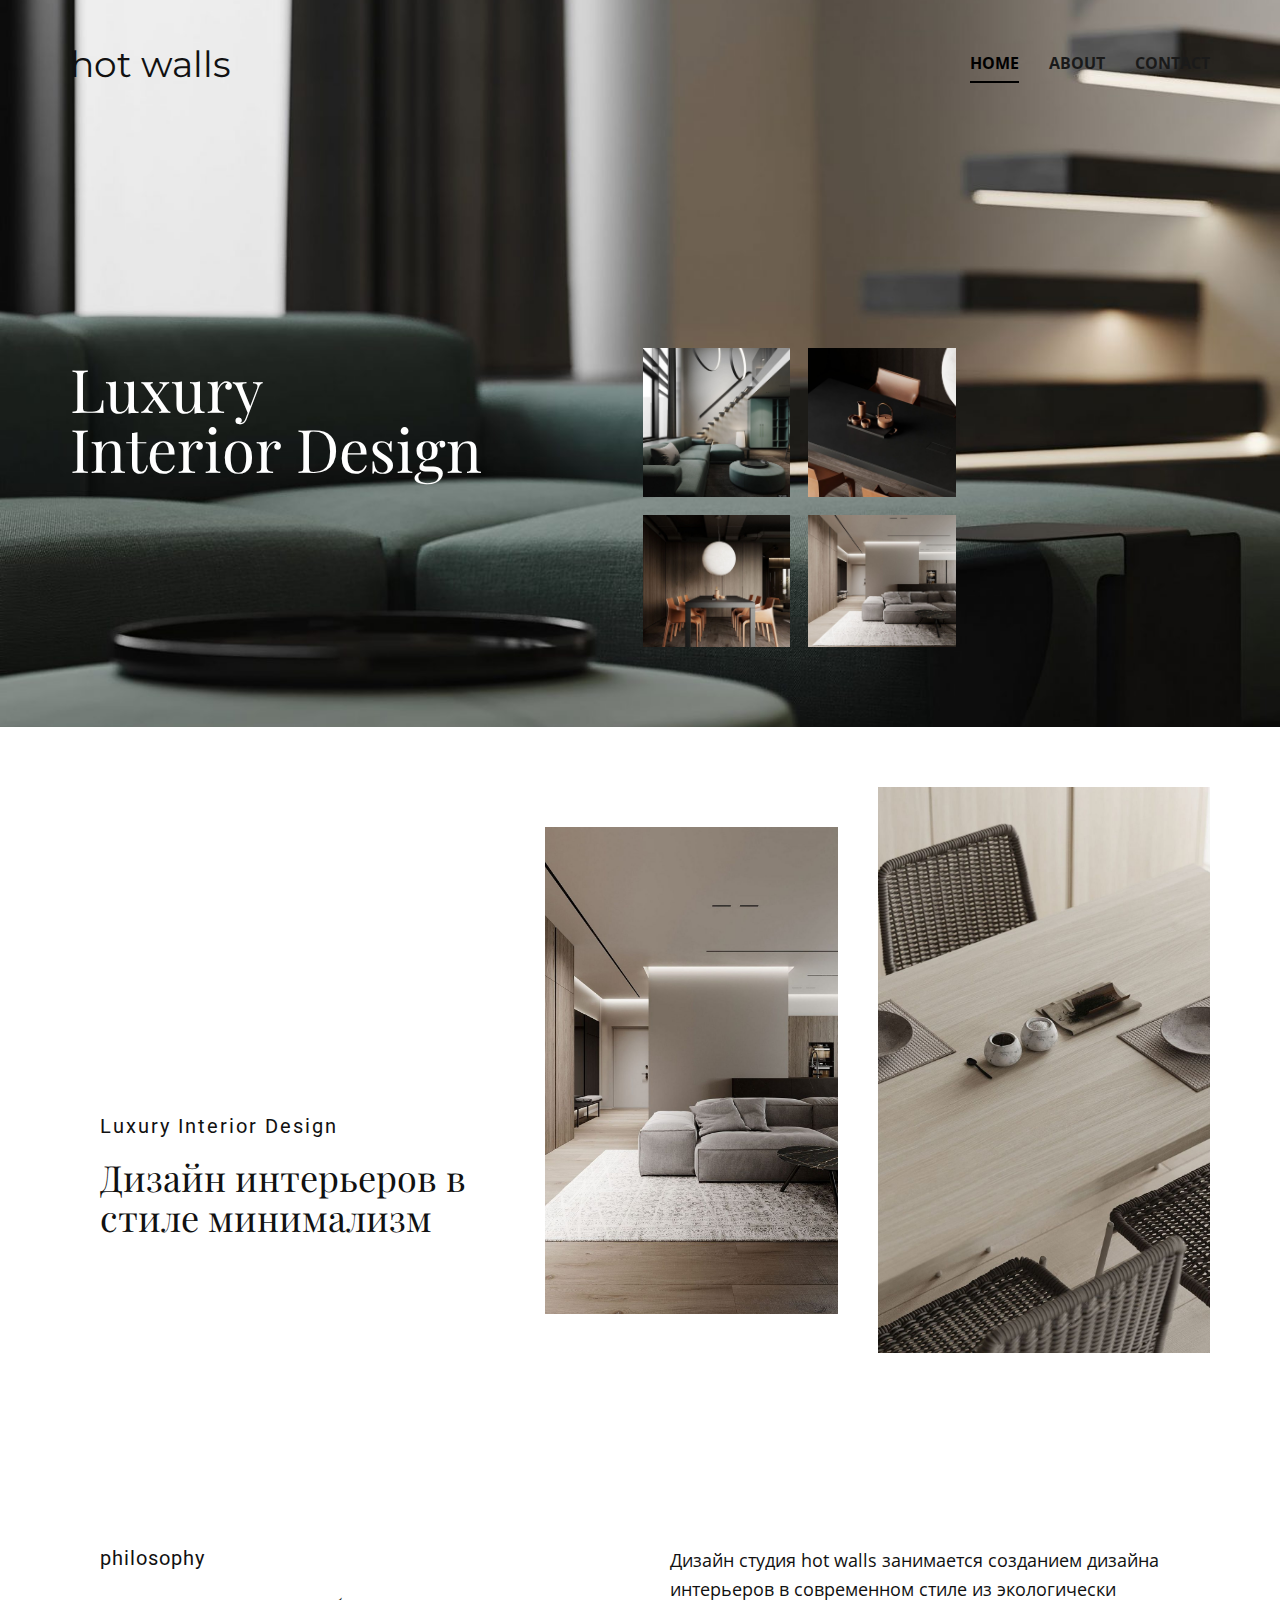
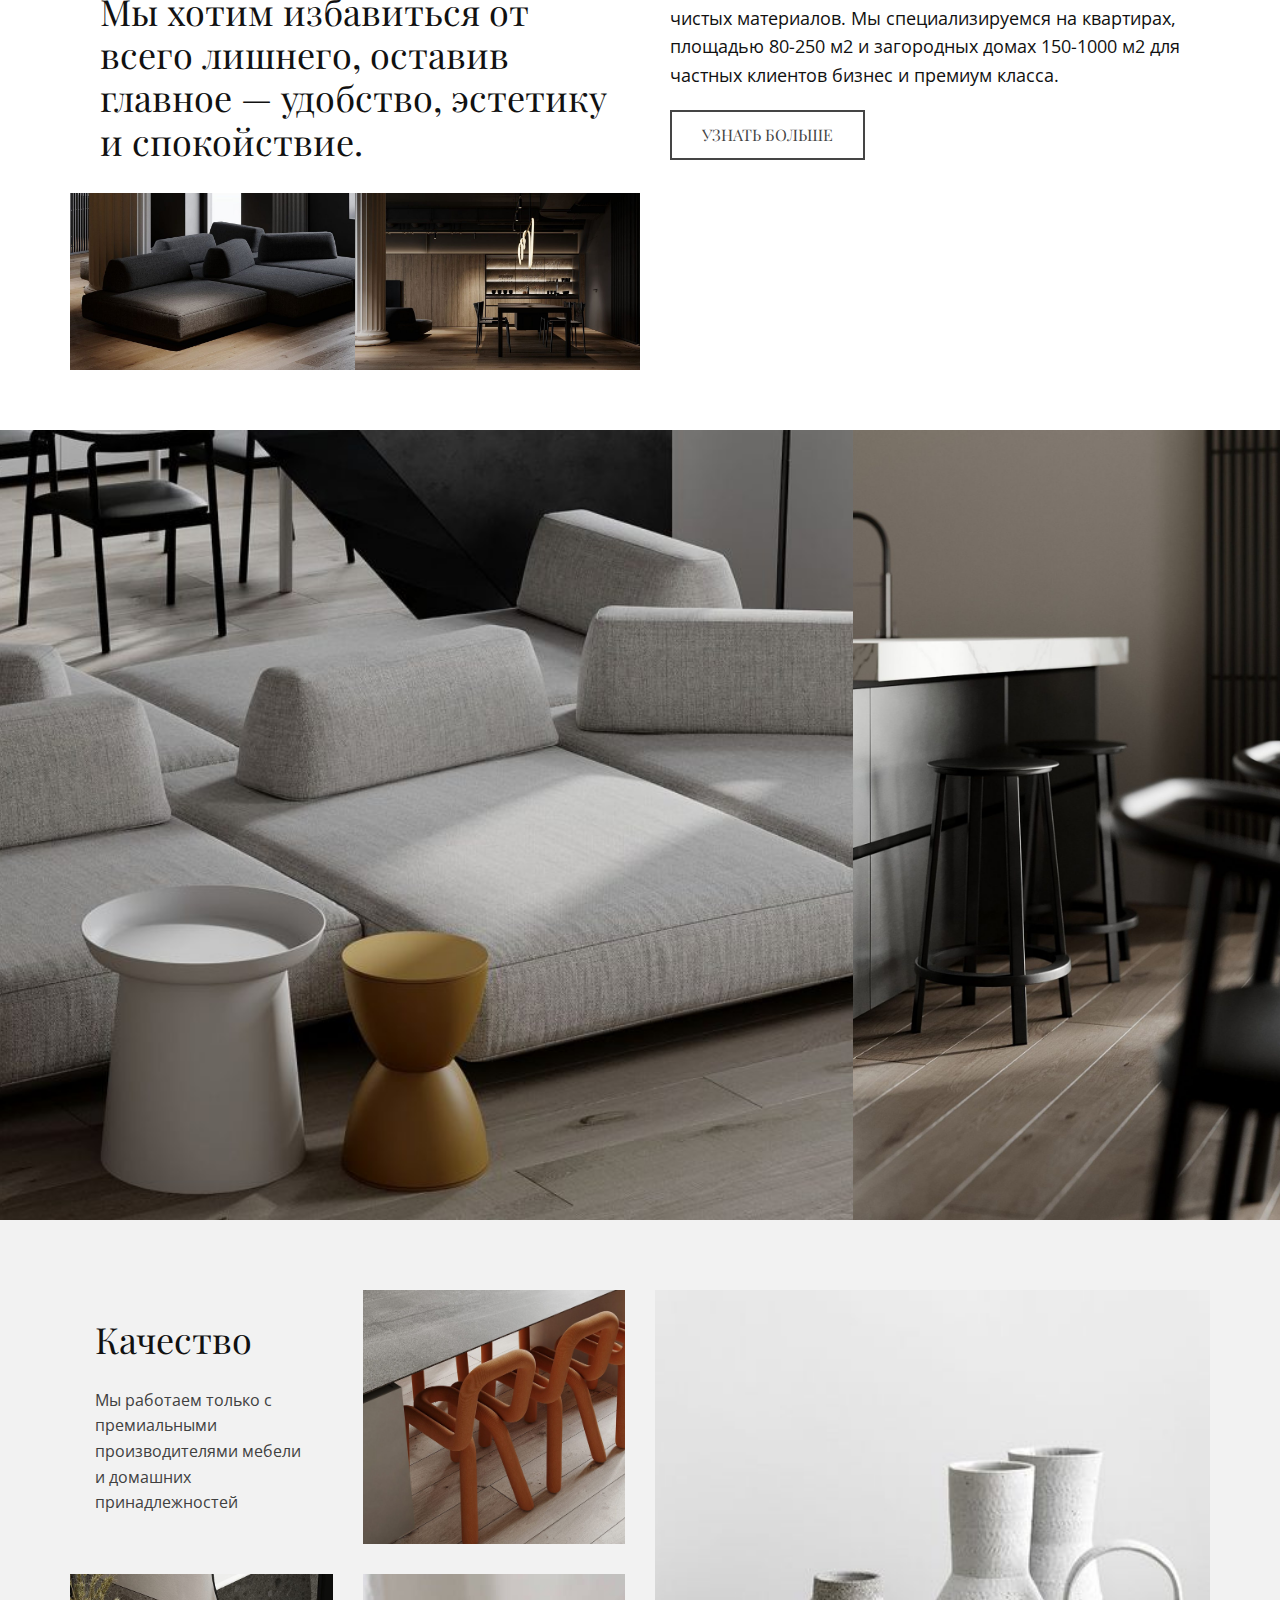
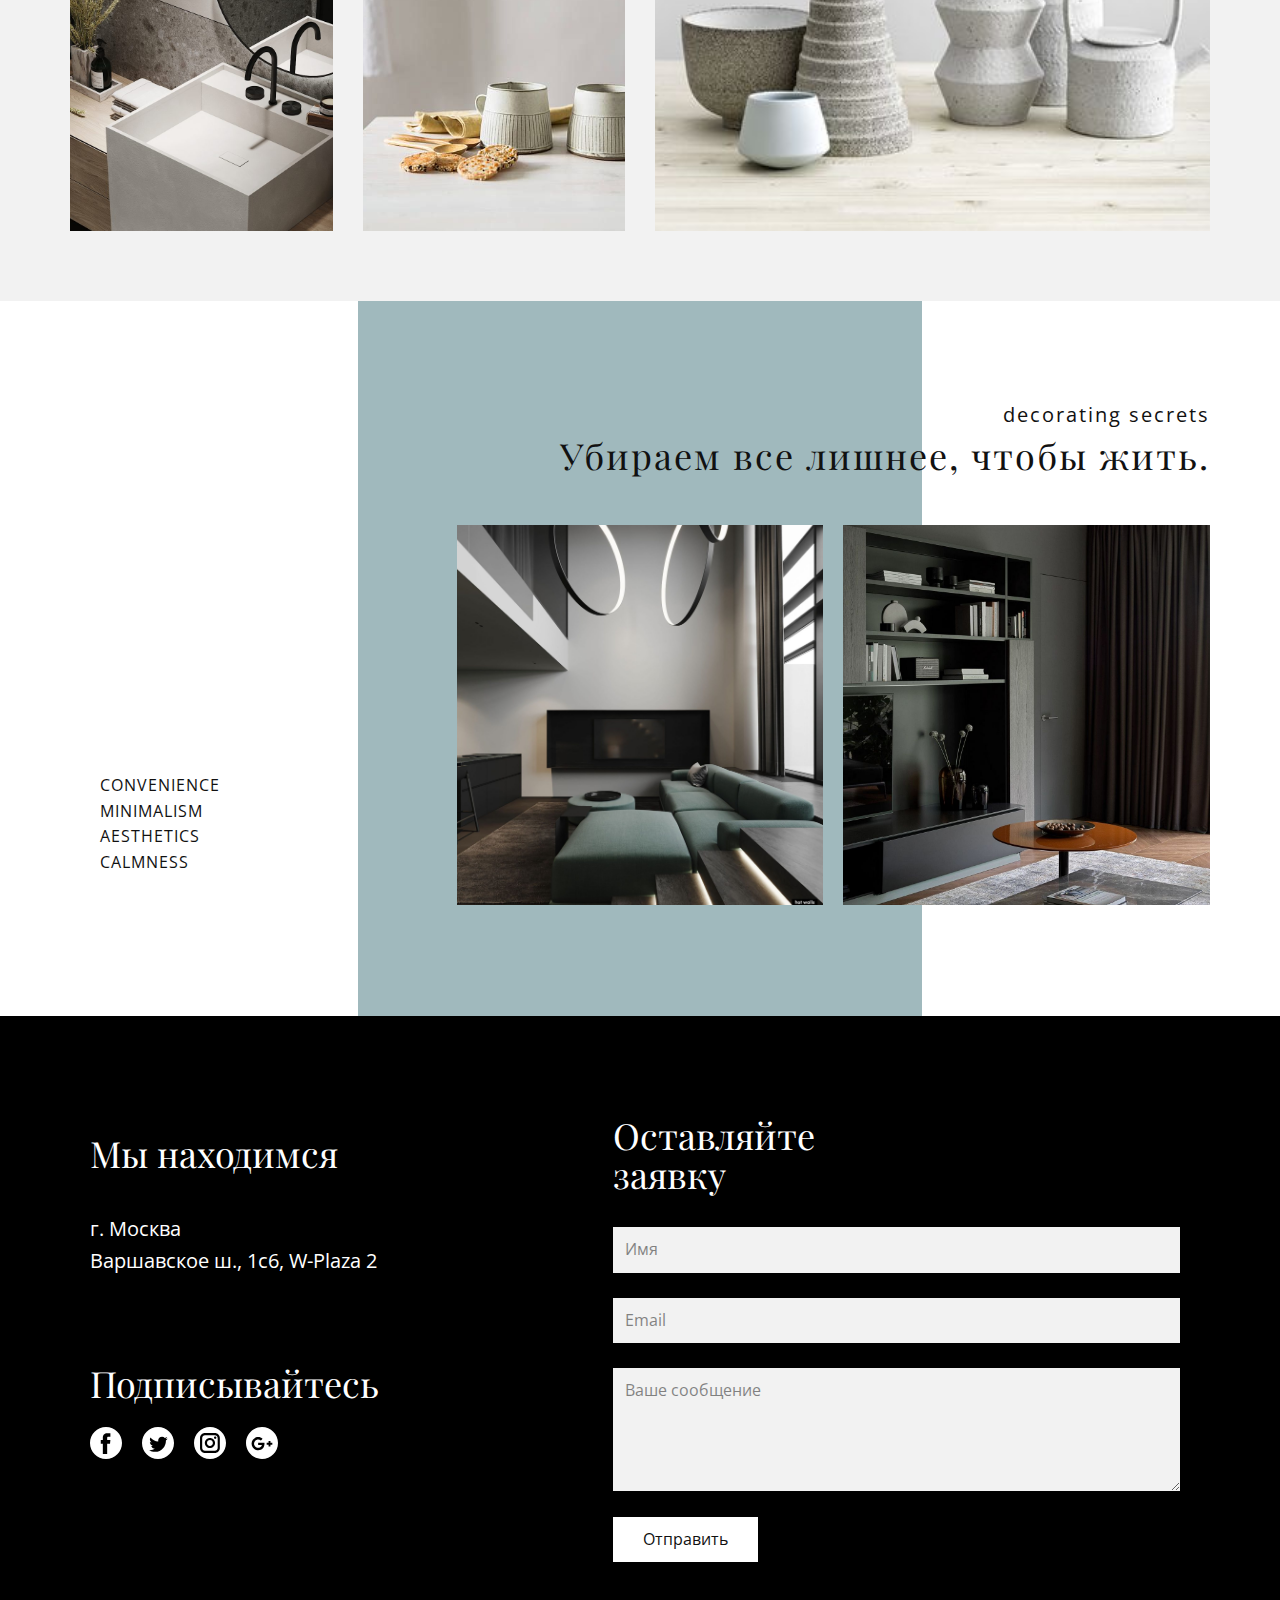
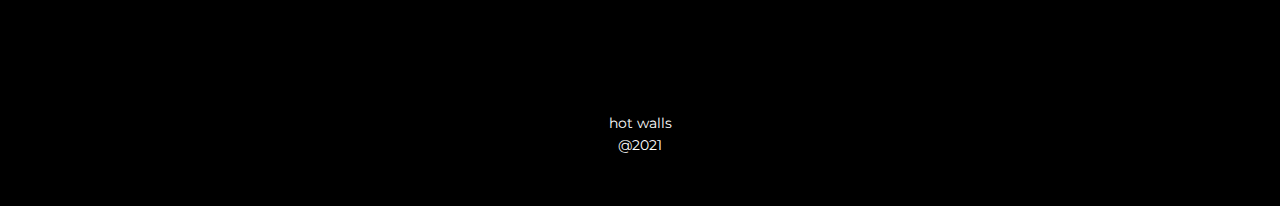
<file: index.html>
<!DOCTYPE html>
<html style="font-size: 16px;">
  <head>
    <meta name="viewport" content="width=device-width, initial-scale=1.0">
    <meta charset="utf-8">
    <meta name="keywords" content="What are minimalist design, About harness multimedia based collaboration, Interior Art, Location, Follow us, Contact form">
    <meta name="description" content="">
    <meta name="page_type" content="np-template-header-footer-from-plugin">
    <title>hot walls</title>
    <link rel="stylesheet" href="nicepage.css" media="screen">
<link rel="stylesheet" href="Главная.css" media="screen">
    <script class="u-script" type="text/javascript" src="jquery.js" defer=""></script>
    <script class="u-script" type="text/javascript" src="nicepage.js" defer=""></script>
    <meta name="generator" content="Nicepage 3.6.1, nicepage.com">
    <link id="u-theme-google-font" rel="stylesheet" href="https://fonts.googleapis.com/css?family=Roboto:100,100i,300,300i,400,400i,500,500i,700,700i,900,900i|Open+Sans:300,300i,400,400i,600,600i,700,700i,800,800i">
    <link id="u-page-google-font" rel="stylesheet" href="https://fonts.googleapis.com/css?family=Playfair+Display:400,400i,700,700i,900,900i|Montserrat:100,100i,200,200i,300,300i,400,400i,500,500i,600,600i,700,700i,800,800i,900,900i">
    
    
    
    
    
    
    
    
    <script type="application/ld+json">{
		"@context": "http://schema.org",
		"@type": "Organization",
		"name": "",
		"url": "index.html"
}</script>
    <meta property="og:title" content="Главная">
    <meta property="og:type" content="website">
    <meta name="theme-color" content="#478ac9">
    <link rel="canonical" href="index.html">
    <meta property="og:url" content="index.html">
  </head>
  <body class="u-body u-overlap"><header class="u-clearfix u-header u-header" id="sec-6304"><div class="u-clearfix u-sheet u-sheet-1">
        <nav class="u-menu u-menu-dropdown u-offcanvas u-menu-1">
          <div class="menu-collapse" style="font-size: 1rem; letter-spacing: 0px; font-weight: 700; text-transform: uppercase;">
            <a class="u-button-style u-custom-active-border-color u-custom-border u-custom-border-color u-custom-borders u-custom-hover-border-color u-custom-left-right-menu-spacing u-custom-padding-bottom u-custom-text-active-color u-custom-text-color u-custom-text-hover-color u-custom-top-bottom-menu-spacing u-nav-link u-text-active-white u-text-hover-palette-2-base" href="#">
              <svg><use xmlns:xlink="http://www.w3.org/1999/xlink" xlink:href="#menu-hamburger"></use></svg>
              <svg version="1.1" xmlns="http://www.w3.org/2000/svg" xmlns:xlink="http://www.w3.org/1999/xlink"><defs><symbol id="menu-hamburger" viewBox="0 0 16 16" style="width: 16px; height: 16px;"><rect y="1" width="16" height="2"></rect><rect y="7" width="16" height="2"></rect><rect y="13" width="16" height="2"></rect>
</symbol>
</defs></svg>
            </a>
          </div>
          <div class="u-custom-menu u-nav-container">
            <ul class="u-nav u-spacing-30 u-unstyled u-nav-1"><li class="u-nav-item"><a class="u-border-2 u-border-active-black u-border-hover-black u-border-no-left u-border-no-right u-border-no-top u-button-style u-nav-link u-text-active-black u-text-grey-90 u-text-hover-grey-90" href="#carousel_4b52" style="padding: 10px 0px;">HOME</a>
</li><li class="u-nav-item"><a class="u-border-2 u-border-active-black u-border-hover-black u-border-no-left u-border-no-right u-border-no-top u-button-style u-nav-link u-text-active-black u-text-grey-90 u-text-hover-grey-90" href="#carousel_ae35" style="padding: 10px 0px;">ABOUT</a>
</li><li class="u-nav-item"><a class="u-border-2 u-border-active-black u-border-hover-black u-border-no-left u-border-no-right u-border-no-top u-button-style u-nav-link u-text-active-black u-text-grey-90 u-text-hover-grey-90" href="#carousel_5359" style="padding: 10px 0px;">CONTACT</a>
</li></ul>
          </div>
          <div class="u-custom-menu u-nav-container-collapse">
            <div class="u-black u-container-style u-inner-container-layout u-opacity u-opacity-95 u-sidenav">
              <div class="u-sidenav-overflow">
                <div class="u-menu-close"></div>
                <ul class="u-align-center u-nav u-popupmenu-items u-unstyled u-nav-2"><li class="u-nav-item"><a class="u-button-style u-nav-link" href="#carousel_4b52" style="padding: 10px 0px;">HOME</a>
</li><li class="u-nav-item"><a class="u-button-style u-nav-link" href="#carousel_ae35" style="padding: 10px 0px;">ABOUT</a>
</li><li class="u-nav-item"><a class="u-button-style u-nav-link" href="#carousel_5359" style="padding: 10px 0px;">CONTACT</a>
</li></ul>
              </div>
            </div>
            <div class="u-black u-menu-overlay u-opacity u-opacity-70"></div>
          </div>
        </nav>
        <h2 class="u-custom-font u-font-montserrat u-text u-text-1">hot walls</h2>
      </div></header>
    <section class="u-clearfix u-image u-section-1" id="carousel_4b52">
      <div class="u-clearfix u-sheet u-sheet-1">
        <div class="u-clearfix u-gutter-18 u-layout-wrap u-layout-wrap-1">
          <div class="u-gutter-0 u-layout">
            <div class="u-layout-row">
              <div class="u-size-38 u-size-60-md">
                <div class="u-layout-col">
                  <div class="u-container-style u-layout-cell u-left-cell u-size-60 u-layout-cell-1">
                    <div class="u-container-layout u-valign-top u-container-layout-1">
                      <h3 class="u-custom-font u-font-playfair-display u-text u-text-white u-text-1">Luxury&nbsp;<br> Interior Design
                      </h3>
                    </div>
                  </div>
                </div>
              </div>
              <div class="u-size-22 u-size-60-md">
                <div class="u-layout-col">
                  <div class="u-size-30">
                    <div class="u-layout-row">
                      <div class="u-align-center u-container-style u-image u-layout-cell u-size-30 u-image-1">
                        <div class="u-container-layout u-valign-middle u-container-layout-2"></div>
                      </div>
                      <div class="u-align-center u-container-style u-image u-layout-cell u-right-cell u-size-30 u-image-2" data-image-width="1280" data-image-height="640">
                        <div class="u-container-layout u-valign-middle u-container-layout-3"></div>
                      </div>
                    </div>
                  </div>
                  <div class="u-size-30">
                    <div class="u-layout-row">
                      <div class="u-align-center u-border-no-bottom u-border-no-left u-border-no-right u-border-no-top u-container-style u-image u-layout-cell u-size-30 u-image-3">
                        <div class="u-container-layout u-valign-middle u-container-layout-4"></div>
                      </div>
                      <div class="u-align-center u-container-style u-image u-layout-cell u-right-cell u-size-30 u-image-4">
                        <div class="u-container-layout u-valign-middle u-container-layout-5"></div>
                      </div>
                    </div>
                  </div>
                </div>
              </div>
            </div>
          </div>
        </div>
      </div>
    </section>
    <section class="u-clearfix u-section-2" id="carousel_7b5a">
      <div class="u-clearfix u-sheet u-valign-middle-lg u-valign-middle-xl u-sheet-1">
        <div class="u-clearfix u-expanded-width u-layout-wrap u-layout-wrap-1">
          <div class="u-layout">
            <div class="u-layout-row">
              <div class="u-size-25 u-size-60-md">
                <div class="u-layout-col">
                  <div class="u-container-style u-layout-cell u-left-cell u-size-60 u-layout-cell-1">
                    <div class="u-container-layout u-valign-middle-lg u-valign-middle-md u-valign-middle-sm u-valign-middle-xl u-container-layout-1">
                      <h5 class="u-text u-text-1">Luxury&nbsp;Interior Design</h5>
                      <h2 class="u-custom-font u-font-playfair-display u-text u-text-2">Дизайн интерьеров в стиле минимализм</h2>
                    </div>
                  </div>
                </div>
              </div>
              <div class="u-size-35 u-size-60-md">
                <div class="u-layout-row">
                  <div class="u-align-center-sm u-align-center-xs u-container-style u-layout-cell u-size-30 u-layout-cell-2">
                    <div class="u-container-layout u-valign-middle-lg u-valign-middle-md u-valign-middle-sm u-valign-middle-xl u-container-layout-2">
                      <img class="u-image u-image-1" src="images/8_result-1536x19201.jpg">
                    </div>
                  </div>
                  <div class="u-container-style u-image u-layout-cell u-right-cell u-size-30 u-image-2">
                    <div class="u-container-layout u-container-layout-3"></div>
                  </div>
                </div>
              </div>
            </div>
          </div>
        </div>
      </div>
    </section>
    <section class="u-clearfix u-section-3" id="carousel_ae35">
      <div class="u-clearfix u-sheet u-sheet-1">
        <div class="u-clearfix u-expanded-width u-layout-wrap u-layout-wrap-1">
          <div class="u-gutter-0 u-layout">
            <div class="u-layout-row">
              <div class="u-size-30 u-size-60-md">
                <div class="u-layout-col">
                  <div class="u-size-40">
                    <div class="u-layout-row">
                      <div class="u-container-style u-layout-cell u-left-cell u-size-60 u-layout-cell-1">
                        <div class="u-container-layout u-container-layout-1">
                          <h5 class="u-text u-text-1">philosophy</h5>
                          <h2 class="u-custom-font u-font-playfair-display u-text u-text-2">Мы хотим избавиться от всего лишнего, оставив главное — удобство, эстетику и спокойствие.</h2>
                        </div>
                      </div>
                    </div>
                  </div>
                  <div class="u-size-20">
                    <div class="u-layout-row">
                      <div class="u-container-style u-image u-layout-cell u-left-cell u-size-30 u-image-1">
                        <div class="u-container-layout u-container-layout-2"></div>
                      </div>
                      <div class="u-align-center u-container-style u-image u-layout-cell u-size-30 u-image-2">
                        <div class="u-container-layout u-valign-middle u-container-layout-3"></div>
                      </div>
                    </div>
                  </div>
                </div>
              </div>
              <div class="u-size-30 u-size-60-md">
                <div class="u-layout-col">
                  <div class="u-container-style u-layout-cell u-right-cell u-size-60 u-layout-cell-4">
                    <div class="u-container-layout u-valign-bottom-xs u-container-layout-4">
                      <p class="u-text u-text-3">Дизайн студия hot walls занимается созданием дизайна интерьеров в&nbsp;современном стиле из&nbsp;экологически чистых материалов. Мы&nbsp;специализируемся на&nbsp;квартирах, площадью 80-250&nbsp;м2&nbsp;и&nbsp;загородных домах 150-1000&nbsp;м2&nbsp;для частных клиентов бизнес и премиум класса.&nbsp;</p>
                      <a href="#" class="u-border-2 u-border-grey-dark-1 u-btn u-btn-rectangle u-button-style u-custom-font u-font-playfair-display u-radius-0 u-btn-1">узнать больше</a>
                    </div>
                  </div>
                </div>
              </div>
            </div>
          </div>
        </div>
      </div>
    </section>
    <section class="u-clearfix u-valign-middle-xs u-section-4" id="carousel_1754">
      <div class="u-clearfix u-expanded-width u-layout-wrap u-layout-wrap-1">
        <div class="u-layout">
          <div class="u-layout-row">
            <div class="u-container-style u-image u-layout-cell u-left-cell u-size-40 u-image-1">
              <div class="u-container-layout"></div>
            </div>
            <div class="u-container-style u-image u-layout-cell u-right-cell u-size-20 u-image-2">
              <div class="u-container-layout"></div>
            </div>
          </div>
        </div>
      </div>
    </section>
    <section class="u-border-no-bottom u-border-no-left u-border-no-right u-border-no-top u-clearfix u-grey-5 u-section-5" id="carousel_1d9f">
      <div class="u-clearfix u-sheet u-sheet-1">
        <div class="u-clearfix u-expanded-width u-gutter-30 u-layout-wrap u-layout-wrap-1">
          <div class="u-gutter-0 u-layout">
            <div class="u-layout-row">
              <div class="u-size-30 u-size-60-md">
                <div class="u-layout-col">
                  <div class="u-size-30">
                    <div class="u-layout-row">
                      <div class="u-container-style u-layout-cell u-left-cell u-size-30 u-layout-cell-1">
                        <div class="u-container-layout u-valign-middle-lg u-valign-middle-md u-valign-middle-xl u-valign-top-sm u-valign-top-xs u-container-layout-1">
                          <h3 class="u-custom-font u-font-playfair-display u-text u-text-1">Качество</h3>
                          <p class="u-text u-text-grey-75 u-text-2">Мы работаем только с премиальными производителями мебели и домашних принадлежностей</p>
                        </div>
                      </div>
                      <div class="u-container-style u-image u-layout-cell u-size-30 u-image-1">
                        <div class="u-container-layout"></div>
                      </div>
                    </div>
                  </div>
                  <div class="u-size-30">
                    <div class="u-layout-row">
                      <div class="u-container-style u-image u-layout-cell u-left-cell u-size-30 u-image-2">
                        <div class="u-container-layout u-container-layout-3"></div>
                      </div>
                      <div class="u-container-style u-image u-layout-cell u-size-30 u-image-3">
                        <div class="u-container-layout u-container-layout-4"></div>
                      </div>
                    </div>
                  </div>
                </div>
              </div>
              <div class="u-size-30 u-size-60-md">
                <div class="u-layout-col">
                  <div class="u-container-style u-image u-layout-cell u-right-cell u-size-60 u-image-4">
                    <div class="u-container-layout u-container-layout-5"></div>
                  </div>
                </div>
              </div>
            </div>
          </div>
        </div>
      </div>
    </section>
    <section class="u-align-right u-clearfix u-section-6" id="carousel_4fc5">
      <div class="u-clearfix u-sheet u-sheet-1">
        <div class="u-absolute-hcenter u-custom-color-1 u-expanded-height u-shape u-shape-rectangle u-shape-1"></div>
        <h6 class="u-custom-font u-text u-text-font u-text-1">decorating secrets</h6>
        <h1 class="u-custom-font u-font-playfair-display u-text u-text-2">Убираем все лишнее, чтобы жить.</h1>
        <div class="u-clearfix u-expanded-width u-gutter-20 u-layout-wrap u-layout-wrap-1">
          <div class="u-gutter-0 u-layout">
            <div class="u-layout-row">
              <div class="u-align-left u-container-style u-layout-cell u-left-cell u-size-20 u-layout-cell-1" src="">
                <div class="u-container-layout u-valign-bottom u-container-layout-1">
                  <p class="u-text u-text-3">Convenience<br>minimalism<br>aesthetics<br>Calmness<br>
                  </p>
                </div>
              </div>
              <div class="u-container-style u-image u-layout-cell u-size-20 u-image-1" src="">
                <div class="u-container-layout u-container-layout-2"></div>
              </div>
              <div class="u-container-style u-image u-layout-cell u-right-cell u-size-20 u-image-2" src="">
                <div class="u-container-layout u-container-layout-3"></div>
              </div>
            </div>
          </div>
        </div>
      </div>
    </section>
    <section class="u-black u-clearfix u-expanded-width-xl u-section-7" id="carousel_5359">
      <div class="u-clearfix u-sheet u-sheet-1">
        <div class="u-clearfix u-expanded-width u-gutter-0 u-layout-wrap u-layout-wrap-1">
          <div class="u-gutter-0 u-layout">
            <div class="u-layout-row">
              <div class="u-size-27">
                <div class="u-layout-col">
                  <div class="u-container-style u-layout-cell u-left-cell u-size-30 u-layout-cell-1">
                    <div class="u-container-layout u-container-layout-1">
                      <h2 class="u-custom-font u-font-playfair-display u-text u-text-1">Мы находимся</h2>
                      <p class="u-text u-text-2">г. Москва<br>Варшавское ш., 1c6, W-Plaza 2&nbsp;
                      </p>
                    </div>
                  </div>
                  <div class="u-align-left u-container-style u-layout-cell u-left-cell u-size-30 u-layout-cell-2">
                    <div class="u-container-layout u-valign-top u-container-layout-2">
                      <h2 class="u-custom-font u-font-playfair-display u-text u-text-3">Подписывайтесь</h2>
                      <div class="u-social-icons u-spacing-20 u-social-icons-1">
                        <a class="u-social-url" target="_blank" href=""><span class="u-icon u-icon-circle u-social-facebook u-social-icon u-icon-1"><svg class="u-svg-link" preserveAspectRatio="xMidYMin slice" viewBox="0 0 112.2 112.2"><use xmlns:xlink="http://www.w3.org/1999/xlink" xlink:href="#svg-05cd"></use></svg><svg x="0px" y="0px" viewBox="0 0 112.2 112.2" style="enable-background:new 0 0 112.2 112.2;" xml:space="preserve" id="svg-05cd" class="u-svg-content"><path d="M56.1,0C25.1,0,0,25.1,0,56.1c0,31,25.1,56.1,56.1,56.1c31,0,56.1-25.1,56.1-56.1C112.2,25.1,87.1,0,56.1,0z M71.6,34.3h-8.2c-1.3,0-3.2,0.7-3.2,3.5v7.6h11.3l-1.3,12.9h-10V95H45V58.3h-7.2V45.4H45v-8.3c0-6,2.8-15.3,15.3-15.3l11.2,0V34.3z "></path></svg></span>
                        </a>
                        <a class="u-social-url" target="_blank" href=""><span class="u-icon u-icon-circle u-social-icon u-social-twitter u-icon-2"><svg class="u-svg-link" preserveAspectRatio="xMidYMin slice" viewBox="0 0 112.2 112.2"><use xmlns:xlink="http://www.w3.org/1999/xlink" xlink:href="#svg-ed78"></use></svg><svg x="0px" y="0px" viewBox="0 0 112.2 112.2" style="enable-background:new 0 0 112.2 112.2;" xml:space="preserve" id="svg-ed78" class="u-svg-content"><path d="M56.1,0C25.1,0,0,25.1,0,56.1s25.1,56.1,56.1,56.1s56.1-25.1,56.1-56.1S87.1,0,56.1,0z M83.8,47.3 c0,0.6,0,1.2,0,1.7c0,17.7-13.5,38.2-38.2,38.2c-7.6,0-14.6-2.2-20.6-6c1,0.1,2.1,0.2,3.2,0.2c6.3,0,12.1-2.1,16.7-5.7 c-5.9-0.1-10.8-4-12.5-9.3c0.8,0.2,1.7,0.2,2.5,0.2c1.2,0,2.4-0.2,3.5-0.5c-6.1-1.2-10.8-6.7-10.8-13.1c0-0.1,0-0.1,0-0.2 c1.8,1,3.9,1.6,6.1,1.7c-3.6-2.4-6-6.5-6-11.2c0-2.5,0.7-4.8,1.8-6.7c6.6,8.1,16.5,13.5,27.6,14c-0.2-1-0.3-2-0.3-3.1 c0-7.4,6-13.4,13.4-13.4c3.9,0,7.3,1.6,9.8,4.2c3.1-0.6,5.9-1.7,8.5-3.3c-1,3.1-3.1,5.8-5.9,7.4c2.7-0.3,5.3-1,7.7-2.1 C88.7,43,86.4,45.4,83.8,47.3z"></path></svg></span>
                        </a>
                        <a class="u-social-url" target="_blank" href=""><span class="u-icon u-icon-circle u-social-icon u-social-instagram u-icon-3"><svg class="u-svg-link" preserveAspectRatio="xMidYMin slice" viewBox="0 0 112.2 112.2"><use xmlns:xlink="http://www.w3.org/1999/xlink" xlink:href="#svg-556d"></use></svg><svg x="0px" y="0px" viewBox="0 0 112.2 112.2" style="enable-background:new 0 0 112.2 112.2;" xml:space="preserve" id="svg-556d" class="u-svg-content"><path d="M56.1,0C25.1,0,0,25.1,0,56.1c0,31,25.1,56.1,56.1,56.1c31,0,56.1-25.1,56.1-56.1C112.2,25.1,87.1,0,56.1,0z M90.6,73.4c0,9.6-7.8,17.5-17.5,17.5H38.6c-9.6,0-17.5-7.9-17.5-17.6V38.8c0-9.6,7.8-17.5,17.5-17.5h34.5c9.6,0,17.5,7.8,17.5,17.5 V73.4z"></path><path d="M73.1,28.9H38.6c-5.4,0-9.9,4.4-9.9,9.9v34.5c0,5.4,4.4,9.9,9.9,9.9h34.5c5.4,0,9.9-4.4,9.9-9.9V38.8 C83,33.4,78.6,28.9,73.1,28.9z M55.9,74C46,74,38,66,38,56.1c0-9.9,8-17.9,17.9-17.9c9.9,0,17.9,8,17.9,17.9 C73.8,66,65.8,74,55.9,74z M74.3,41.9c-2.3,0-4.2-1.9-4.2-4.2s1.9-4.2,4.2-4.2c2.3,0,4.2,1.9,4.2,4.2S76.6,41.9,74.3,41.9z"></path><path d="M55.9,45.8c-5.7,0-10.4,4.6-10.3,10.3c0,5.7,4.6,10.3,10.3,10.3s10.3-4.6,10.3-10.3 C66.2,50.4,61.6,45.8,55.9,45.8z"></path></svg></span>
                        </a>
                        <a class="u-social-url" target="_blank" href=""><span class="u-icon u-icon-circle u-social-google u-social-icon u-icon-4"><svg class="u-svg-link" preserveAspectRatio="xMidYMin slice" viewBox="0 0 112.2 112.2"><use xmlns:xlink="http://www.w3.org/1999/xlink" xlink:href="#svg-af15"></use></svg><svg x="0px" y="0px" viewBox="0 0 112.2 112.2" style="enable-background:new 0 0 112.2 112.2;" xml:space="preserve" id="svg-af15" class="u-svg-content"><path d="M56.1,0C25.1,0,0,25.1,0,56.1s25.1,56.1,56.1,56.1c31,0,56.1-25.1,56.1-56.1S87.1,0,56.1,0z M60.1,73.8 c-5.7,7.4-16.3,9.5-24.9,6.6c-9.1-3-15.8-12.2-15.6-21.9c-0.5-11.9,10-22.9,21.9-23.1c6.1-0.5,12,1.8,16.6,5.7 c-1.9,2.1-3.8,4.1-5.9,6.1c-4.1-2.5-8.9-4.3-13.7-2.7c-7.6,2.2-12.3,11.2-9.4,18.7c2.3,7.8,11.8,12.1,19.3,8.8 c3.9-1.4,6.4-4.9,7.5-8.8c-4.4-0.1-8.8,0-13.3-0.2c0-2.6,0-5.2,0-7.9c7.4,0,14.7,0,22.1,0C65.2,61.8,64.2,68.7,60.1,73.8z M92.3,61.9c-2.2,0-4.4,0-6.6,0c0,2.2,0,4.4,0,6.6c-2.2,0-4.4,0-6.6,0c0-2.2,0-4.4,0-6.6c-2.2,0-4.4,0-6.6,0c0-2.2,0-4.4,0-6.6 c2.2,0,4.4,0,6.6,0c0-2.2,0-4.4,0.1-6.6c2.2,0,4.4,0,6.6,0c0,2.2,0,4.4,0,6.6c2.2,0,4.4,0,6.6,0C92.3,57.5,92.3,59.7,92.3,61.9z"></path></svg></span>
                        </a>
                      </div>
                    </div>
                  </div>
                </div>
              </div>
              <div class="u-size-33">
                <div class="u-layout-row">
                  <div class="u-container-style u-layout-cell u-right-cell u-size-60 u-layout-cell-3">
                    <div class="u-container-layout u-valign-middle-lg u-valign-middle-md u-valign-middle-sm u-valign-middle-xl u-valign-top-xs u-container-layout-3">
                      <h2 class="u-custom-font u-font-playfair-display u-text u-text-4">Оставляйте<br>заявку
                      </h2>
                      <div class="u-expanded-width u-form u-form-1">
                        <form action="#" method="POST" class="u-block-db91-21 u-clearfix u-form-spacing-25 u-form-vertical u-inner-form" source="custom"><!-- hidden inputs for siteId and pageId -->
                          <div class="u-form-group u-form-name">
                            <label for="name-e4cc" class="u-form-control-hidden u-label">Name</label>
                            <input type="text" placeholder="Имя" id="name-e4cc" name="name" class="u-border-no-bottom u-border-no-left u-border-no-right u-border-no-top u-grey-5 u-input u-input-rectangle" required="">
                          </div><!-- always visible -->
                          <div class="u-form-email u-form-group">
                            <label for="email-e4cc" class="u-form-control-hidden u-label">Email</label>
                            <input type="email" placeholder="Email" id="email-e4cc" name="email" class="u-border-no-bottom u-border-no-left u-border-no-right u-border-no-top u-grey-5 u-input u-input-rectangle" required="">
                          </div>
                          <div class="u-form-group u-form-message">
                            <label for="message-e4cc" class="u-form-control-hidden u-label">Message</label>
                            <textarea placeholder="Ваше сообщение" rows="4" cols="50" id="message-e4cc" name="message" class="u-border-no-bottom u-border-no-left u-border-no-right u-border-no-top u-grey-5 u-input u-input-rectangle" required=""></textarea>
                          </div>
                          <div class="u-align-center-xs u-form-group u-form-submit">
                            <a href="#" class="u-btn u-btn-submit u-button-style u-white u-btn-1">Отправить<br>
                            </a>
                            <input type="submit" value="submit" class="u-form-control-hidden u-grey-5">
                          </div>
                          <div class="u-form-send-message u-form-send-success"> Thank you! Your message has been sent. </div>
                          <div class="u-form-send-error u-form-send-message"> Unable to send your message. Please fix errors then try again. </div>
                          <input type="hidden" value="" name="recaptchaResponse">
                        </form>
                      </div>
                    </div>
                  </div>
                </div>
              </div>
            </div>
          </div>
        </div>
      </div>
    </section>
    
    
    <footer class="u-align-center u-black u-clearfix u-footer u-footer" id="sec-a1e5"><div class="u-clearfix u-sheet u-sheet-1">
        <p class="u-custom-font u-font-montserrat u-small-text u-text u-text-variant u-text-1">hot walls<br>@2021
        </p>
      </div></footer>
    
  </body>
</html>
</file>
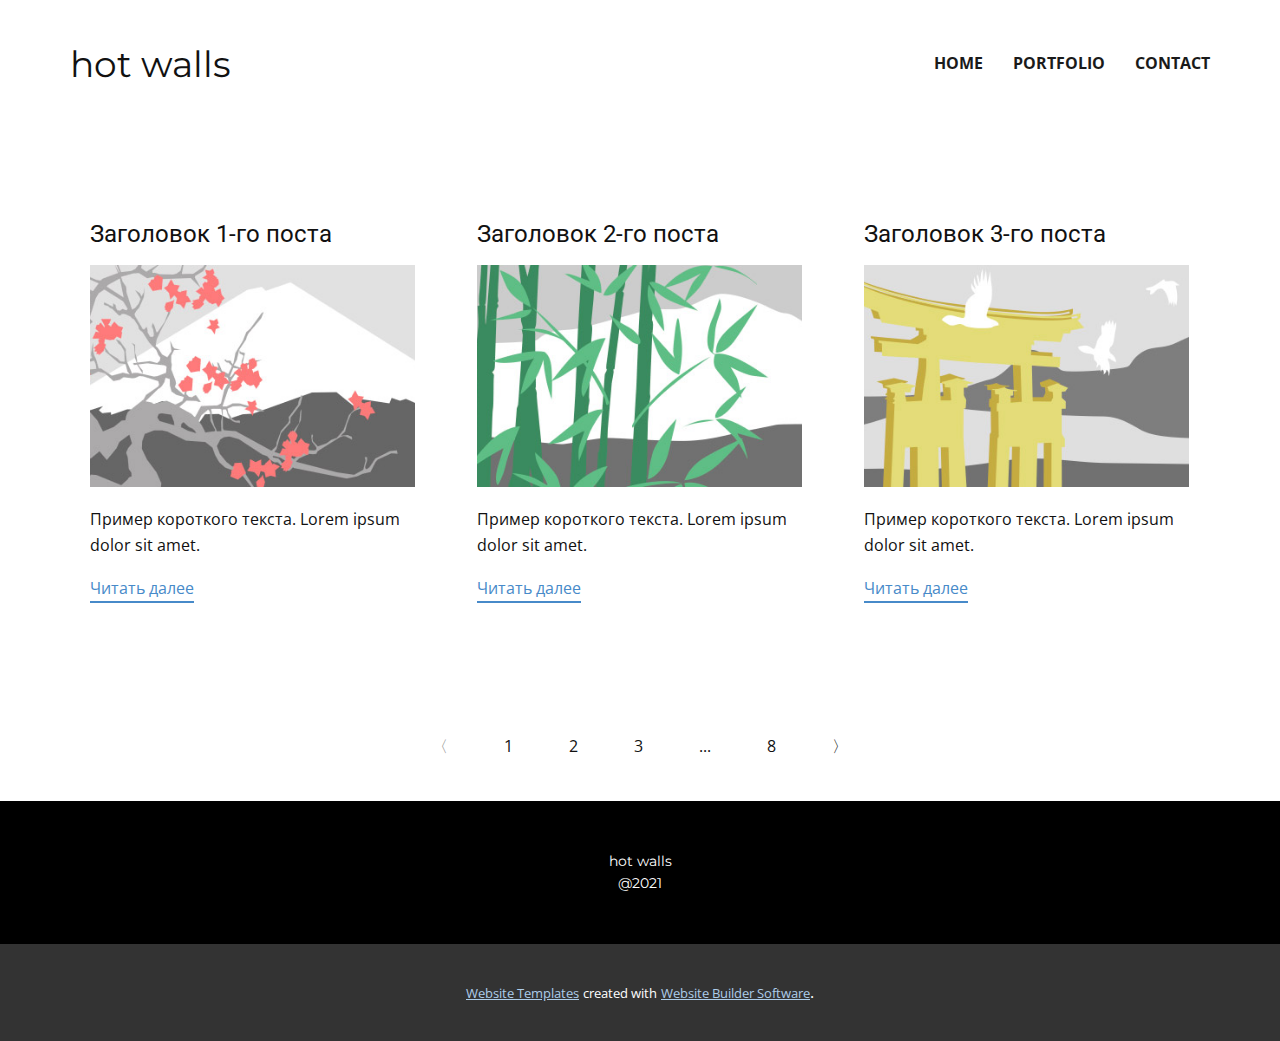
<file: Blog-Template.html>
<!DOCTYPE html>
<html style="font-size: 16px;">
  <head>
    <meta name="viewport" content="width=device-width, initial-scale=1.0">
    <meta charset="utf-8">
    <meta name="keywords" content="hot walls">
    <meta name="description" content="">
    <meta name="page_type" content="np-template-header-footer-from-plugin">
    <title>Blog Template</title>
    <link rel="stylesheet" href="nicepage.css" media="screen">
<link rel="stylesheet" href="Blog-Template.css" media="screen">
    <script class="u-script" type="text/javascript" src="jquery.js" defer=""></script>
    <script class="u-script" type="text/javascript" src="nicepage.js" defer=""></script>
    <meta name="generator" content="Nicepage 3.6.1, nicepage.com">
    <link id="u-theme-google-font" rel="stylesheet" href="https://fonts.googleapis.com/css?family=Roboto:100,100i,300,300i,400,400i,500,500i,700,700i,900,900i|Open+Sans:300,300i,400,400i,600,600i,700,700i,800,800i">
    <link id="u-page-google-font" rel="stylesheet" href="https://fonts.googleapis.com/css?family=Montserrat:100,100i,200,200i,300,300i,400,400i,500,500i,600,600i,700,700i,800,800i,900,900i">
    
    
    
    <script type="application/ld+json">{
		"@context": "http://schema.org",
		"@type": "Organization",
		"name": "",
		"url": "index.html"
}</script>
    <meta property="og:title" content="Blog Template">
    <meta property="og:type" content="website">
    <meta name="theme-color" content="#478ac9">
    <link rel="canonical" href="index.html">
    <meta property="og:url" content="index.html">
  </head>
  <body class="u-body"><header class="u-clearfix u-header u-header" id="sec-6304"><div class="u-clearfix u-sheet u-sheet-1">
        <nav class="u-menu u-menu-dropdown u-offcanvas u-menu-1">
          <div class="menu-collapse" style="font-size: 1rem; letter-spacing: 0px; font-weight: 700; text-transform: uppercase;">
            <a class="u-button-style u-custom-active-border-color u-custom-border u-custom-border-color u-custom-borders u-custom-hover-border-color u-custom-left-right-menu-spacing u-custom-padding-bottom u-custom-text-active-color u-custom-text-color u-custom-text-hover-color u-custom-top-bottom-menu-spacing u-nav-link u-text-active-white u-text-hover-palette-2-base" href="#">
              <svg><use xmlns:xlink="http://www.w3.org/1999/xlink" xlink:href="#menu-hamburger"></use></svg>
              <svg version="1.1" xmlns="http://www.w3.org/2000/svg" xmlns:xlink="http://www.w3.org/1999/xlink"><defs><symbol id="menu-hamburger" viewBox="0 0 16 16" style="width: 16px; height: 16px;"><rect y="1" width="16" height="2"></rect><rect y="7" width="16" height="2"></rect><rect y="13" width="16" height="2"></rect>
</symbol>
</defs></svg>
            </a>
          </div>
          <div class="u-custom-menu u-nav-container">
            <ul class="u-nav u-spacing-30 u-unstyled u-nav-1"><li class="u-nav-item"><a class="u-border-2 u-border-active-black u-border-hover-black u-border-no-left u-border-no-right u-border-no-top u-button-style u-nav-link u-text-active-black u-text-grey-90 u-text-hover-grey-90" href="HOME.html" style="padding: 10px 0px;">HOME</a>
</li><li class="u-nav-item"><a class="u-border-2 u-border-active-black u-border-hover-black u-border-no-left u-border-no-right u-border-no-top u-button-style u-nav-link u-text-active-black u-text-grey-90 u-text-hover-grey-90" href="CONTACT.html" style="padding: 10px 0px;">PORTFOLIO</a>
</li><li class="u-nav-item"><a class="u-border-2 u-border-active-black u-border-hover-black u-border-no-left u-border-no-right u-border-no-top u-button-style u-nav-link u-text-active-black u-text-grey-90 u-text-hover-grey-90" href="CONTACT.html" style="padding: 10px 0px;">CONTACT</a>
</li></ul>
          </div>
          <div class="u-custom-menu u-nav-container-collapse">
            <div class="u-black u-container-style u-inner-container-layout u-opacity u-opacity-95 u-sidenav">
              <div class="u-sidenav-overflow">
                <div class="u-menu-close"></div>
                <ul class="u-align-center u-nav u-popupmenu-items u-unstyled u-nav-2"><li class="u-nav-item"><a class="u-button-style u-nav-link" href="HOME.html" style="padding: 10px 0px;">HOME</a>
</li><li class="u-nav-item"><a class="u-button-style u-nav-link" href="CONTACT.html" style="padding: 10px 0px;">PORTFOLIO</a>
</li><li class="u-nav-item"><a class="u-button-style u-nav-link" href="CONTACT.html" style="padding: 10px 0px;">CONTACT</a>
</li></ul>
              </div>
            </div>
            <div class="u-black u-menu-overlay u-opacity u-opacity-70"></div>
          </div>
        </nav>
        <h2 class="u-custom-font u-font-montserrat u-text u-text-1">hot walls</h2>
      </div></header>
    <section class="u-clearfix u-section-1" id="sec-2f6a">
      <div class="u-clearfix u-sheet u-valign-middle u-sheet-1"><!--blog--><!--blog_options_json--><!--{"type":"Recent","source":"","tags":"","count":3}--><!--/blog_options_json-->
        <div class="u-blog u-expanded-width u-repeater u-repeater-1"><!--blog_post-->
          <div class="u-blog-post u-container-style u-repeater-item u-white u-repeater-item-1">
            <div class="u-container-layout u-similar-container u-valign-top u-container-layout-1"><!--blog_post_header-->
              <h4 class="u-blog-control u-text u-text-1">
                <a class="u-post-header-link" href="blog/пост.html"><!--blog_post_header_content-->Заголовок 1-го поста<!--/blog_post_header_content--></a>
              </h4><!--/blog_post_header--><!--blog_post_image-->
              <img alt="" class="u-blog-control u-expanded-width u-image u-image-default u-image-1" src="images/1.jpeg"><!--/blog_post_image--><!--blog_post_content-->
              <div class="u-blog-control u-post-content u-text u-text-2"><!--blog_post_content_content-->Пример короткого текста. Lorem ipsum dolor sit amet.<!--/blog_post_content_content--></div><!--/blog_post_content--><!--blog_post_readmore-->
              <a href="blog/пост.html" class="u-blog-control u-border-2 u-border-palette-1-base u-btn u-btn-rectangle u-button-style u-none u-btn-1"><!--blog_post_readmore_content-->Читать далее<!--/blog_post_readmore_content--></a><!--/blog_post_readmore-->
            </div>
          </div><!--/blog_post--><!--blog_post-->
          <div class="u-blog-post u-container-style u-repeater-item u-video-cover u-white">
            <div class="u-container-layout u-similar-container u-valign-top u-container-layout-2"><!--blog_post_header-->
              <h4 class="u-blog-control u-text u-text-3">
                <a class="u-post-header-link" href="blog/пост-1.html"><!--blog_post_header_content-->Заголовок 2-го поста<!--/blog_post_header_content--></a>
              </h4><!--/blog_post_header--><!--blog_post_image-->
              <img alt="" class="u-blog-control u-expanded-width u-image u-image-default u-image-2" src="images/2.jpeg"><!--/blog_post_image--><!--blog_post_content-->
              <div class="u-blog-control u-post-content u-text u-text-4"><!--blog_post_content_content-->Пример короткого текста. Lorem ipsum dolor sit amet.<!--/blog_post_content_content--></div><!--/blog_post_content--><!--blog_post_readmore-->
              <a href="blog/пост-1.html" class="u-blog-control u-border-2 u-border-palette-1-base u-btn u-btn-rectangle u-button-style u-none u-btn-2"><!--blog_post_readmore_content-->Читать далее<!--/blog_post_readmore_content--></a><!--/blog_post_readmore-->
            </div>
          </div><!--/blog_post--><!--blog_post-->
          <div class="u-blog-post u-container-style u-repeater-item u-video-cover u-white">
            <div class="u-container-layout u-similar-container u-valign-top u-container-layout-3"><!--blog_post_header-->
              <h4 class="u-blog-control u-text u-text-5">
                <a class="u-post-header-link" href="blog/пост-2.html"><!--blog_post_header_content-->Заголовок 3-го поста<!--/blog_post_header_content--></a>
              </h4><!--/blog_post_header--><!--blog_post_image-->
              <img alt="" class="u-blog-control u-expanded-width u-image u-image-default u-image-3" src="images/3.jpeg"><!--/blog_post_image--><!--blog_post_content-->
              <div class="u-blog-control u-post-content u-text u-text-6"><!--blog_post_content_content-->Пример короткого текста. Lorem ipsum dolor sit amet.<!--/blog_post_content_content--></div><!--/blog_post_content--><!--blog_post_readmore-->
              <a href="blog/пост-2.html" class="u-blog-control u-border-2 u-border-palette-1-base u-btn u-btn-rectangle u-button-style u-none u-btn-3"><!--blog_post_readmore_content-->Читать далее<!--/blog_post_readmore_content--></a><!--/blog_post_readmore-->
            </div>
          </div><!--/blog_post-->
        </div><!--/blog-->
      </div>
    </section>
    <section class="u-clearfix u-section-2" id="sec-9b5f">
      <div class="u-clearfix u-sheet u-sheet-1">
        <ul class="responsive-style1 u-pagination u-unstyled u-pagination-1">
          <li class="disabled prev u-nav-item u-pagination-item">
            <a class="u-button-style u-nav-link" href="#" style="padding: 16px 28px;">〈</a>
          </li>
          <li class="active u-nav-item u-pagination-item">
            <a class="u-button-style u-nav-link" href="#" style="padding: 16px 28px;">1</a>
          </li>
          <li class="u-nav-item u-pagination-item">
            <a class="u-button-style u-nav-link" href="#" style="padding: 16px 28px;">2</a>
          </li>
          <li class="u-nav-item u-pagination-item">
            <a class="u-button-style u-nav-link" href="#" style="padding: 16px 28px;">3</a>
          </li>
          <li class="u-nav-item u-pagination-item u-pagination-separator">
            <a class="u-button-style u-nav-link" href="#" style="padding: 16px 28px;">...</a>
          </li>
          <li class="u-nav-item u-pagination-item">
            <a class="u-button-style u-nav-link" href="#" style="padding: 16px 28px;">8</a>
          </li>
          <li class="next u-nav-item u-pagination-item">
            <a class="u-button-style u-nav-link" href="#" style="padding: 16px 28px;">〉</a>
          </li>
        </ul>
      </div>
    </section>
    
    
    <footer class="u-align-center u-black u-clearfix u-footer u-footer" id="sec-a1e5"><div class="u-clearfix u-sheet u-sheet-1">
        <p class="u-custom-font u-font-montserrat u-small-text u-text u-text-variant u-text-1">hot walls<br>@2021
        </p>
      </div></footer>
    <section class="u-backlink u-clearfix u-grey-80">
      <a class="u-link" href="https://nicepage.com/website-templates" target="_blank">
        <span>Website Templates</span>
      </a>
      <p class="u-text">
        <span>created with</span>
      </p>
      <a class="u-link" href="https://nicepage.com/" target="_blank">
        <span>Website Builder Software</span>
      </a>. 
    </section>
  </body>
</html>
</file>
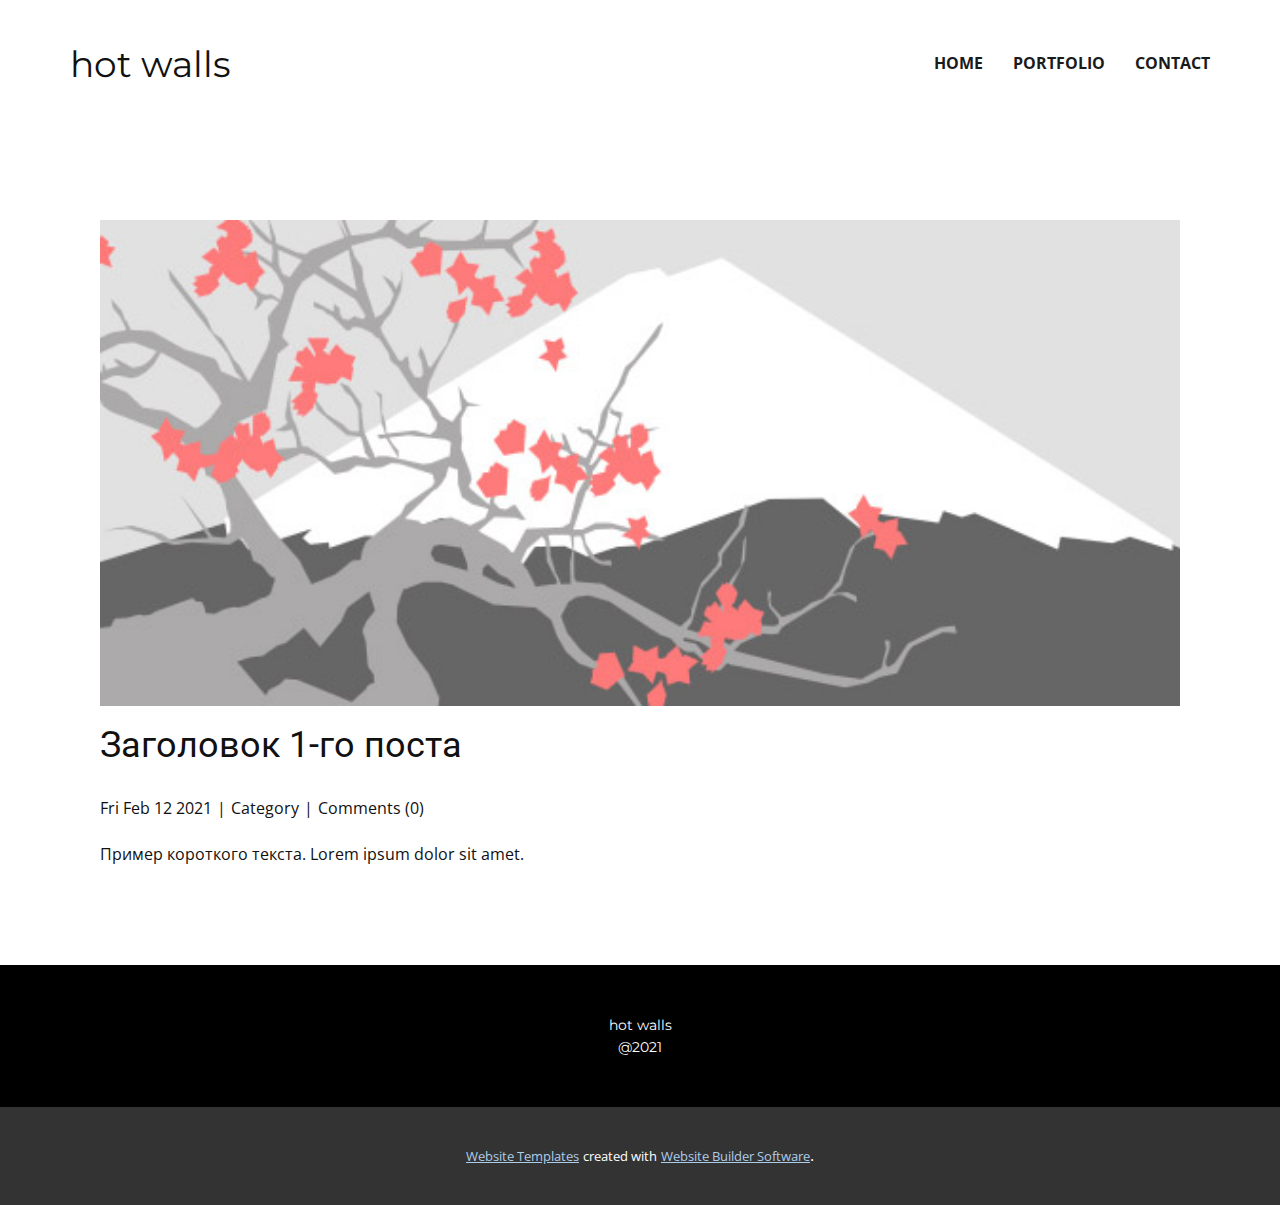
<file: Post-Template.html>
<!DOCTYPE html>
<html style="font-size: 16px;">
  <head>
    <meta name="viewport" content="width=device-width, initial-scale=1.0">
    <meta charset="utf-8">
    <meta name="keywords" content="Заголовок 1-го поста">
    <meta name="description" content="">
    <meta name="page_type" content="np-template-header-footer-from-plugin">
    <title>Post Template</title>
    <link rel="stylesheet" href="nicepage.css" media="screen">
<link rel="stylesheet" href="Post-Template.css" media="screen">
    <script class="u-script" type="text/javascript" src="jquery.js" defer=""></script>
    <script class="u-script" type="text/javascript" src="nicepage.js" defer=""></script>
    <meta name="generator" content="Nicepage 3.6.1, nicepage.com">
    <link id="u-theme-google-font" rel="stylesheet" href="https://fonts.googleapis.com/css?family=Roboto:100,100i,300,300i,400,400i,500,500i,700,700i,900,900i|Open+Sans:300,300i,400,400i,600,600i,700,700i,800,800i">
    <link id="u-page-google-font" rel="stylesheet" href="https://fonts.googleapis.com/css?family=Montserrat:100,100i,200,200i,300,300i,400,400i,500,500i,600,600i,700,700i,800,800i,900,900i">
    
    
    <script type="application/ld+json">{
		"@context": "http://schema.org",
		"@type": "Organization",
		"name": "",
		"url": "index.html"
}</script>
    <meta property="og:title" content="Post Template">
    <meta property="og:type" content="website">
    <meta name="theme-color" content="#478ac9">
    <link rel="canonical" href="index.html">
    <meta property="og:url" content="index.html">
  </head>
  <body class="u-body"><header class="u-clearfix u-header u-header" id="sec-6304"><div class="u-clearfix u-sheet u-sheet-1">
        <nav class="u-menu u-menu-dropdown u-offcanvas u-menu-1">
          <div class="menu-collapse" style="font-size: 1rem; letter-spacing: 0px; font-weight: 700; text-transform: uppercase;">
            <a class="u-button-style u-custom-active-border-color u-custom-border u-custom-border-color u-custom-borders u-custom-hover-border-color u-custom-left-right-menu-spacing u-custom-padding-bottom u-custom-text-active-color u-custom-text-color u-custom-text-hover-color u-custom-top-bottom-menu-spacing u-nav-link u-text-active-white u-text-hover-palette-2-base" href="#">
              <svg><use xmlns:xlink="http://www.w3.org/1999/xlink" xlink:href="#menu-hamburger"></use></svg>
              <svg version="1.1" xmlns="http://www.w3.org/2000/svg" xmlns:xlink="http://www.w3.org/1999/xlink"><defs><symbol id="menu-hamburger" viewBox="0 0 16 16" style="width: 16px; height: 16px;"><rect y="1" width="16" height="2"></rect><rect y="7" width="16" height="2"></rect><rect y="13" width="16" height="2"></rect>
</symbol>
</defs></svg>
            </a>
          </div>
          <div class="u-custom-menu u-nav-container">
            <ul class="u-nav u-spacing-30 u-unstyled u-nav-1"><li class="u-nav-item"><a class="u-border-2 u-border-active-black u-border-hover-black u-border-no-left u-border-no-right u-border-no-top u-button-style u-nav-link u-text-active-black u-text-grey-90 u-text-hover-grey-90" href="HOME.html" style="padding: 10px 0px;">HOME</a>
</li><li class="u-nav-item"><a class="u-border-2 u-border-active-black u-border-hover-black u-border-no-left u-border-no-right u-border-no-top u-button-style u-nav-link u-text-active-black u-text-grey-90 u-text-hover-grey-90" href="CONTACT.html" style="padding: 10px 0px;">PORTFOLIO</a>
</li><li class="u-nav-item"><a class="u-border-2 u-border-active-black u-border-hover-black u-border-no-left u-border-no-right u-border-no-top u-button-style u-nav-link u-text-active-black u-text-grey-90 u-text-hover-grey-90" href="CONTACT.html" style="padding: 10px 0px;">CONTACT</a>
</li></ul>
          </div>
          <div class="u-custom-menu u-nav-container-collapse">
            <div class="u-black u-container-style u-inner-container-layout u-opacity u-opacity-95 u-sidenav">
              <div class="u-sidenav-overflow">
                <div class="u-menu-close"></div>
                <ul class="u-align-center u-nav u-popupmenu-items u-unstyled u-nav-2"><li class="u-nav-item"><a class="u-button-style u-nav-link" href="HOME.html" style="padding: 10px 0px;">HOME</a>
</li><li class="u-nav-item"><a class="u-button-style u-nav-link" href="CONTACT.html" style="padding: 10px 0px;">PORTFOLIO</a>
</li><li class="u-nav-item"><a class="u-button-style u-nav-link" href="CONTACT.html" style="padding: 10px 0px;">CONTACT</a>
</li></ul>
              </div>
            </div>
            <div class="u-black u-menu-overlay u-opacity u-opacity-70"></div>
          </div>
        </nav>
        <h2 class="u-custom-font u-font-montserrat u-text u-text-1">hot walls</h2>
      </div></header>
    <section class="u-align-center u-clearfix u-section-1" id="sec-4fe8">
      <div class="u-clearfix u-sheet u-valign-middle-md u-valign-middle-sm u-valign-middle-xs u-sheet-1"><!--post_details--><!--post_details_options_json--><!--{"source":""}--><!--/post_details_options_json--><!--blog_post-->
        <div class="u-container-style u-expanded-width u-post-details u-post-details-1">
          <div class="u-container-layout u-valign-middle u-container-layout-1"><!--blog_post_image-->
            <img alt="" class="u-blog-control u-expanded-width u-image u-image-default u-image-1" src="images/1.jpeg"><!--/blog_post_image--><!--blog_post_header-->
            <h2 class="u-blog-control u-text u-text-1">
              <a class="u-post-header-link" href="blog/пост.html"><!--blog_post_header_content-->Заголовок 1-го поста<!--/blog_post_header_content--></a>
            </h2><!--/blog_post_header--><!--blog_post_metadata-->
            <div class="u-blog-control u-metadata u-metadata-1"><!--blog_post_metadata_date-->
              <span class="u-meta-date u-meta-icon"><!--blog_post_metadata_date_content-->Fri Feb 12 2021<!--/blog_post_metadata_date_content--></span><!--/blog_post_metadata_date--><!--blog_post_metadata_category-->
              <span class="u-meta-category u-meta-icon"><!--blog_post_metadata_category_content-->Category<!--/blog_post_metadata_category_content--></span><!--/blog_post_metadata_category--><!--blog_post_metadata_comments-->
              <span class="u-meta-comments u-meta-icon"><!--blog_post_metadata_comments_content-->Comments (0)<!--/blog_post_metadata_comments_content--></span><!--/blog_post_metadata_comments-->
            </div><!--/blog_post_metadata--><!--blog_post_content-->
            <div class="u-align-justify u-blog-control u-post-content u-text u-text-2"><!--blog_post_content_content-->Пример короткого текста. Lorem ipsum dolor sit amet.<!--/blog_post_content_content--></div><!--/blog_post_content-->
          </div>
        </div><!--/blog_post--><!--/post_details-->
      </div>
    </section>
    
    
    <footer class="u-align-center u-black u-clearfix u-footer u-footer" id="sec-a1e5"><div class="u-clearfix u-sheet u-sheet-1">
        <p class="u-custom-font u-font-montserrat u-small-text u-text u-text-variant u-text-1">hot walls<br>@2021
        </p>
      </div></footer>
    <section class="u-backlink u-clearfix u-grey-80">
      <a class="u-link" href="https://nicepage.com/website-templates" target="_blank">
        <span>Website Templates</span>
      </a>
      <p class="u-text">
        <span>created with</span>
      </p>
      <a class="u-link" href="https://nicepage.com/" target="_blank">
        <span>Website Builder Software</span>
      </a>. 
    </section>
  </body>
</html>
</file>
